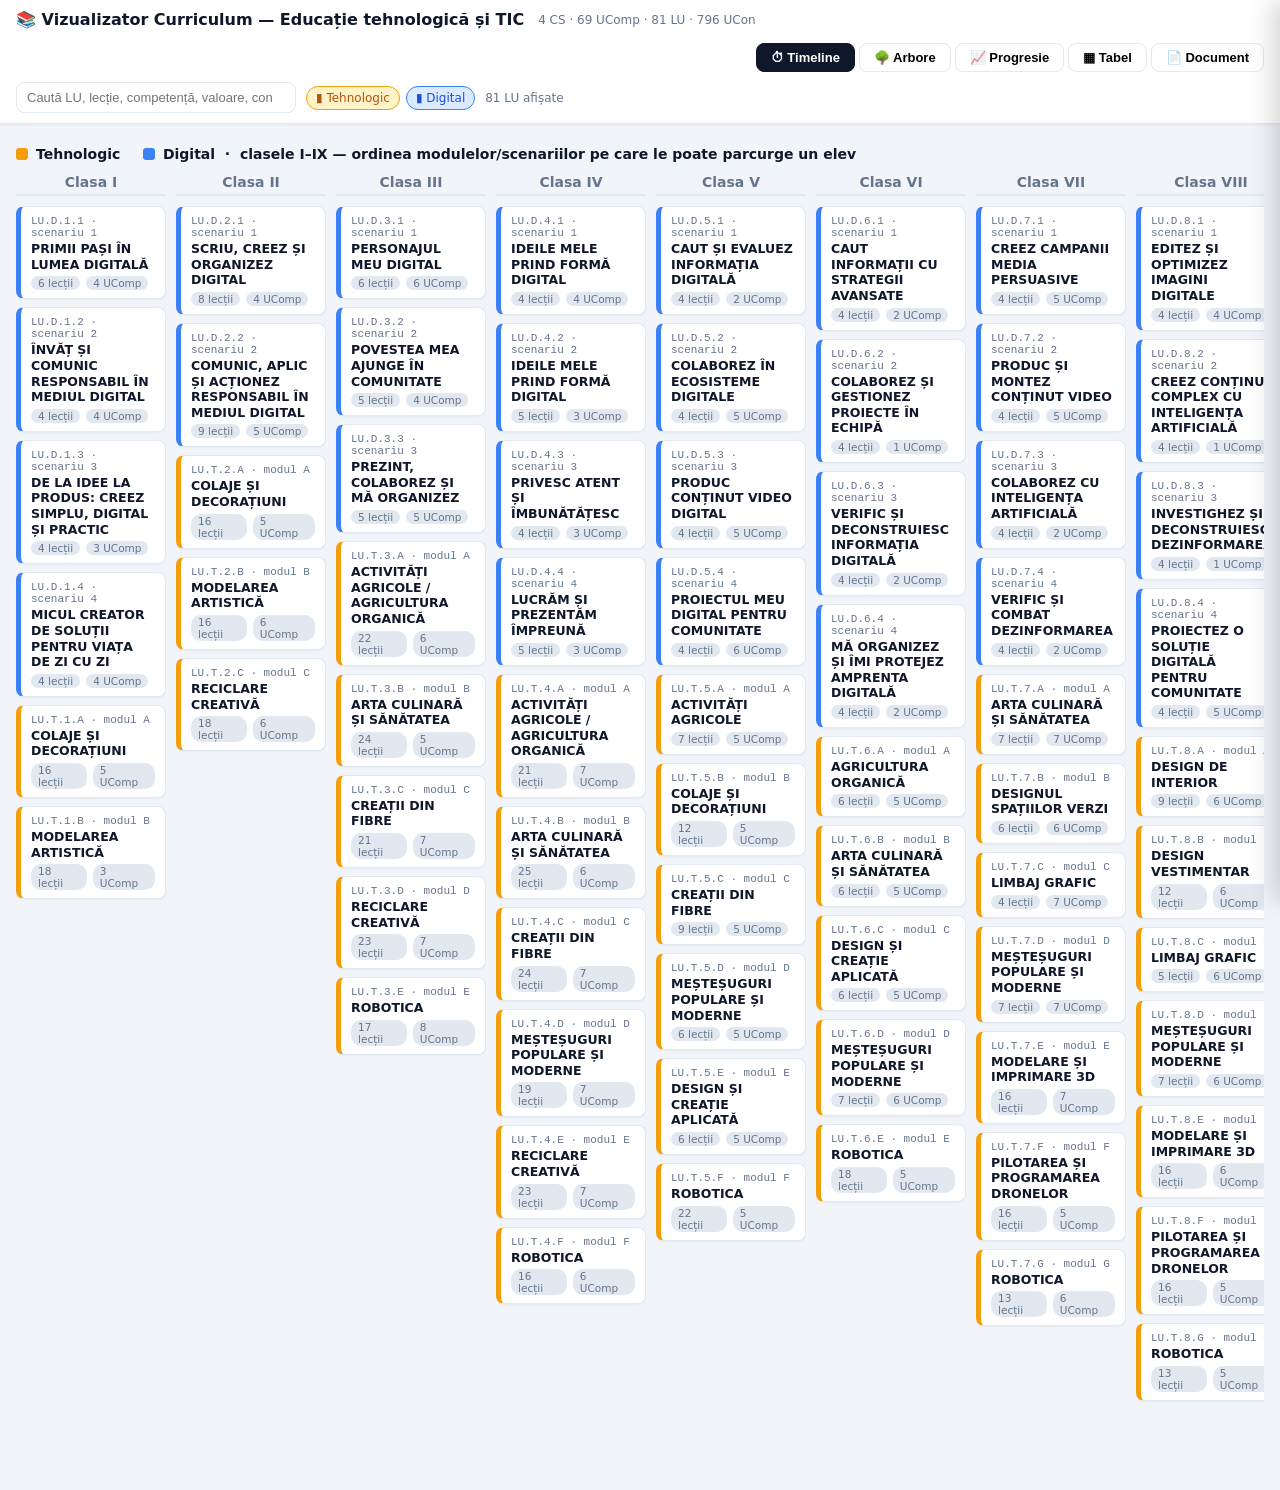
<file: index.html>
<!DOCTYPE html>
<html lang="ro">
<head>
<meta charset="utf-8">
<meta name="viewport" content="width=device-width, initial-scale=1">
<title>Vizualizator Curriculum — Educație tehnologică și TIC</title>
<style>
:root{
  --bg:#f1f5f9; --panel:#ffffff; --border:#e2e8f0; --text:#0f172a; --muted:#64748b;
  --t:#b45309; --t-bg:#fef3c7; --t-bd:#f59e0b;
  --d:#1d4ed8; --d-bg:#dbeafe; --d-bd:#3b82f6;
  --c-valori:#e11d48; --c-valori-bg:#ffe4e6;
  --c-domenii:#7c3aed; --c-domenii-bg:#ede9fe;
  --c-concepte:#059669; --c-concepte-bg:#d1fae5;
  --c-procese:#0284c7; --c-procese-bg:#e0f2fe;
  --c-aplicative:#d97706; --c-aplicative-bg:#fef3c7;
  --ucomp:#475569; --ucomp-bg:#e2e8f0;
  --doc-blue-dk:#1f4e79; --doc-blue-md:#2e74b5; --doc-blue-lt:#dce6f1; --doc-blue-bd:#9dc3e6;
}
*{box-sizing:border-box}
body{margin:0;font-family:'Segoe UI',system-ui,sans-serif;background:var(--bg);color:var(--text);font-size:14px}
header{position:sticky;top:0;z-index:30;background:var(--panel);border-bottom:1px solid var(--border);padding:10px 16px;box-shadow:0 1px 3px rgba(0,0,0,.05)}
.htop{display:flex;align-items:center;gap:14px;flex-wrap:wrap}
h1{font-size:16px;margin:0;font-weight:700}
.meta{color:var(--muted);font-size:12px}
.tabs{display:flex;gap:4px;margin-left:auto}
.tab{padding:6px 14px;border:1px solid var(--border);background:#fff;border-radius:8px;cursor:pointer;font-weight:600;font-size:13px}
.tab.active{background:var(--text);color:#fff;border-color:var(--text)}
.controls{display:flex;gap:10px;align-items:center;margin-top:10px;flex-wrap:wrap}
.controls input[type=search]{padding:7px 10px;border:1px solid var(--border);border-radius:8px;width:280px;font-size:13px}
.toggle{display:flex;gap:6px;align-items:center;font-size:12px;color:var(--muted)}
.chk{display:inline-flex;align-items:center;gap:5px;padding:4px 9px;border:1px solid var(--border);border-radius:20px;cursor:pointer;user-select:none}
.chk.t{background:var(--t-bg);color:var(--t);border-color:var(--t-bd)}
.chk.d{background:var(--d-bg);color:var(--d);border-color:var(--d-bd)}
.chk.off{opacity:.35;filter:grayscale(.6)}
main{padding:16px}
.view{display:none}
.view.active{display:block}

/* TIMELINE */
.lane-label{font-weight:700;margin:6px 0 8px;display:flex;align-items:center;gap:8px}
.dot{width:12px;height:12px;border-radius:3px}
.dot.t{background:var(--t-bd)} .dot.d{background:var(--d-bd)}
.timeline{display:grid;grid-template-columns:repeat(9,minmax(150px,1fr));gap:10px;overflow-x:auto;padding-bottom:8px}
.col-head{position:sticky;top:0;text-align:center;font-weight:700;color:var(--muted);padding:4px;background:var(--bg);border-bottom:2px solid var(--border)}
.cell{display:flex;flex-direction:column;gap:8px;min-height:30px}
.lu-card{border:1px solid var(--border);border-left-width:5px;border-radius:8px;background:#fff;padding:8px 10px;cursor:pointer;transition:.12s;box-shadow:0 1px 2px rgba(0,0,0,.04)}
.lu-card:hover{box-shadow:0 4px 12px rgba(0,0,0,.10);transform:translateY(-1px)}
.lu-card.t{border-left-color:var(--t-bd)} .lu-card.d{border-left-color:var(--d-bd)}
.lu-code{font-family:ui-monospace,Consolas,monospace;font-size:11px;color:var(--muted)}
.lu-title{font-weight:600;font-size:12.5px;margin:2px 0 4px;line-height:1.25}
.lu-foot{display:flex;gap:6px;font-size:10.5px;color:var(--muted)}
.pill{background:var(--ucomp-bg);border-radius:10px;padding:1px 7px}

.badge{font-size:10px;font-weight:700;padding:1px 6px;border-radius:5px}
.badge.t{background:var(--t-bg);color:var(--t)} .badge.d{background:var(--d-bg);color:var(--d)}
.badge.cls{background:#e2e8f0;color:#334155}

/* GRAPH (Arbore) */
.graph-tools{display:flex;gap:8px;align-items:center;margin-bottom:8px;flex-wrap:wrap}
.graph-tools button{border:1px solid var(--border);background:#fff;border-radius:6px;min-width:30px;height:28px;cursor:pointer;font-size:14px;padding:0 8px}
.graph-tools button.on{background:var(--text);color:#fff;border-color:var(--text);font-size:12px;font-weight:600}
.glegend{display:flex;gap:10px;align-items:center;font-size:11px;color:var(--muted);margin-left:6px;flex-wrap:wrap}
.glegend span{display:inline-flex;align-items:center;gap:4px}
.sq{width:11px;height:11px;border-radius:3px;display:inline-block}
.graph-wrap{overflow:auto;border:1px solid var(--border);border-radius:10px;background:#fff;max-height:80vh}
#gsvg{display:block}
.band-lbl{font-size:11px;fill:#94a3b8;font-weight:700}
.gnode{cursor:pointer}
.gnode text{font-family:ui-monospace,Consolas,monospace;pointer-events:none;user-select:none}
.gnode.dim{opacity:.15}
.edge.hl{stroke-width:2.2}
/* PROGRESIE */
.prog-tools{display:flex;gap:8px;align-items:center;margin-bottom:8px;flex-wrap:wrap}
.prog-tools button{border:1px solid var(--border);background:#fff;border-radius:7px;padding:6px 12px;cursor:pointer;font-weight:600;font-size:12.5px}
.prog-tools button.on{background:var(--text);color:#fff;border-color:var(--text)}
.prog-head{font-size:11px;fill:#64748b;font-weight:700}
.prog-lbl{font-size:11.5px;font-weight:700;fill:#334155}
.prog-sub{font-size:10px;fill:#94a3b8}
.prog-node{cursor:pointer}
.prog-node text{font-family:ui-monospace,monospace;pointer-events:none}
/* DOCUMENT (A4) */
.doc-tools{display:flex;gap:8px;align-items:center;margin-bottom:10px;flex-wrap:wrap}
.doc-tools button{border:1px solid var(--border);background:#fff;border-radius:7px;padding:7px 14px;cursor:pointer;font-weight:600;font-size:13px}
.doc-tools button.primary{background:#0f172a;color:#fff;border-color:#0f172a}
.doc-tools select{padding:6px 8px;border:1px solid var(--border);border-radius:7px}
.doc-scroll{overflow:auto;max-height:82vh;background:#e9edf2;padding:18px;border-radius:10px}
.sheet{width:210mm;min-height:297mm;margin:0 auto;background:#fff;box-shadow:0 2px 14px rgba(0,0,0,.2);padding:20mm 18mm;box-sizing:border-box;color:#111;font-family:'Georgia','Times New Roman',serif;font-size:11.5pt;line-height:1.5}
.sheet h1.doc-title{font-size:21pt;text-align:center;margin:0 0 3pt;color:var(--doc-blue-dk)}
.sheet .doc-sub{text-align:center;color:#444;margin:0 0 22pt;font-size:12pt}
.sheet h2{font-size:15pt;color:var(--doc-blue-dk);border-bottom:2px solid var(--doc-blue-md);padding-bottom:3pt;margin:20pt 0 9pt}
.sheet h3{font-size:13pt;margin:14pt 0 6pt;color:var(--doc-blue-md)}
.sheet p{margin:0 0 8pt;text-align:justify}
.sheet ul,.sheet ol{margin:0 0 8pt 0;padding-left:20pt}
.sheet table.doc{width:100%;border-collapse:collapse;margin:6pt 0;font-size:9.5pt;font-family:'Segoe UI',sans-serif}
.sheet table.doc th,.sheet table.doc td{border:1px solid var(--doc-blue-bd);padding:4pt 6pt;vertical-align:top;text-align:left}
.sheet table.doc th{background:var(--doc-blue-lt);color:var(--doc-blue-dk)}
.sheet table.doc ul{padding-left:14pt;margin:0}
.sheet .lu-block{break-inside:avoid;page-break-inside:avoid;margin:9pt 0 13pt}
.sheet .lu-h{font-weight:700;font-size:11.5pt;margin-bottom:3pt;font-family:'Segoe UI',sans-serif}
.sheet .tagline{font-size:9pt;color:#475569;font-family:'Segoe UI',sans-serif}
.sheet .cls-sec{page-break-before:always}
.sheet small.src{color:#64748b;font-style:italic;font-size:9pt}
.sheet .cover-page{min-height:250mm;display:flex;flex-direction:column;align-items:center;text-align:center;page-break-after:always;font-family:'Segoe UI',sans-serif}
.sheet .cover-block{margin-top:75mm}
.sheet .cov-title{font-size:20pt;font-weight:700;color:var(--doc-blue-dk);margin:0 0 6pt;letter-spacing:.3px}
.sheet .cov-sub{font-size:13pt;font-weight:700;margin:0 0 6pt;color:#111}
.sheet .cov-disc{font-size:16pt;font-weight:700;color:var(--doc-blue-dk);margin:0 0 16pt}
.sheet .cov-levels{font-style:italic;font-size:12pt;margin:0 0 20pt}
.sheet .cov-draft{font-weight:700;font-size:12pt}
.sheet .cov-place{margin-top:auto;padding-bottom:8mm;font-size:11pt}
.sheet .credits-page{page-break-after:always;font-family:'Segoe UI',sans-serif;font-size:10.5pt}
.sheet .credits-page p{text-align:justify;margin:0 0 12pt}
.sheet .credits-page h4{font-size:11pt;margin:14pt 0 5pt;color:var(--doc-blue-dk)}
.sheet .credits-page ul{margin:0 0 8pt;padding-left:16pt}
.sheet .toc-page{page-break-after:always}
.sheet .toc-page ul{list-style:none;padding-left:0;margin:0}
.sheet .toc-page li{margin:0 0 6pt}
.sheet .toc-page li.toc-sub{padding-left:16pt;font-size:10pt}
.sheet .toc-page a{color:var(--doc-blue-md);text-decoration:none;cursor:pointer}
.sheet .toc-page a:hover{text-decoration:underline}
@media print{
  header,.doc-tools,#overlay,#panel{display:none !important}
  .view{display:none !important}
  #docview{display:block !important}
  main{padding:0}
  .doc-scroll{overflow:visible;max-height:none;background:#fff;padding:0;border-radius:0}
  .sheet{box-shadow:none;width:auto;min-height:0;margin:0;padding:0}
  @page{size:A4;margin:18mm}
}

/* TABLE */
table{border-collapse:collapse;width:100%;background:#fff;font-size:12.5px}
th,td{border:1px solid var(--border);padding:6px 9px;text-align:left;vertical-align:top}
#table th{background:#f8fafc;position:sticky;top:118px;cursor:pointer;white-space:nowrap}
#table th:hover{background:#eef2f7}
tbody tr:hover{background:#f8fafc}
td.code{font-family:ui-monospace,monospace;font-size:11px;white-space:nowrap}
.minibar{display:inline-block;height:6px;border-radius:3px;background:var(--d-bd)}

/* DETAIL PANEL */
#overlay{position:fixed;inset:0;background:rgba(15,23,42,.35);z-index:40;display:none}
#overlay.open{display:block}
#panel{position:fixed;top:0;right:0;width:min(560px,94vw);height:100%;background:#fff;z-index:50;
  transform:translateX(100%);transition:.2s;overflow-y:auto;box-shadow:-6px 0 24px rgba(0,0,0,.18)}
#panel.open{transform:translateX(0)}
.p-head{padding:16px 18px;border-bottom:1px solid var(--border);position:sticky;top:0;background:#fff}
.p-head.t{border-top:5px solid var(--t-bd)} .p-head.d{border-top:5px solid var(--d-bd)}
.p-close{position:absolute;top:12px;right:14px;border:none;background:#f1f5f9;border-radius:6px;width:28px;height:28px;cursor:pointer;font-size:16px}
.p-body{padding:14px 18px}
.sec{margin-bottom:16px}
.sec h3{font-size:12px;text-transform:uppercase;letter-spacing:.04em;color:var(--muted);margin:0 0 7px;border-bottom:1px solid var(--border);padding-bottom:4px}
.chipset{display:flex;flex-wrap:wrap;gap:5px}
.chip{font-size:11.5px;border-radius:14px;padding:3px 10px;border:1px solid transparent}
.chip.valori{background:var(--c-valori-bg);color:var(--c-valori)}
.chip.domenii{background:var(--c-domenii-bg);color:var(--c-domenii)}
.chip.concepte{background:var(--c-concepte-bg);color:var(--c-concepte)}
.chip.procese{background:var(--c-procese-bg);color:var(--c-procese)}
.chip.aplicative{background:var(--t-bg);color:var(--t)}
.ucomp-row{margin-bottom:6px}
.ucomp-chip{display:inline-block;font-family:ui-monospace,monospace;font-size:11px;background:var(--ucomp-bg);color:var(--ucomp);border-radius:5px;padding:2px 7px;cursor:help}
.ucon-item{border:1px solid var(--border);border-radius:8px;padding:8px 10px;margin-bottom:7px;background:#fcfcfd}
.ucon-name{font-size:12.5px;font-weight:600;margin-bottom:4px}
.derived{font-size:10.5px;color:var(--muted);font-style:italic}
.hint{font-size:11px;color:var(--muted);margin-top:3px}
</style>
</head>
<body>
<header>
  <div class="htop">
    <h1>📚 Vizualizator Curriculum — Educație tehnologică și TIC</h1>
    <span class="meta" id="meta"></span>
    <div class="tabs">
      <button class="tab active" data-view="timeline">⏱ Timeline</button>
      <button class="tab" data-view="tree">🌳 Arbore</button>
      <button class="tab" data-view="prog">📈 Progresie</button>
      <button class="tab" data-view="table">▦ Tabel</button>
      <button class="tab" data-view="docview">📄 Document</button>
    </div>
  </div>
  <div class="controls">
    <input type="search" id="search" placeholder="Caută LU, lecție, competență, valoare, concept…">
    <div class="toggle">
      <span class="chk t" data-comp="T">▮ Tehnologic</span>
      <span class="chk d" data-comp="D">▮ Digital</span>
    </div>
    <span class="meta" id="count"></span>
  </div>
</header>
<main>
  <section id="timeline" class="view active"></section>
  <section id="tree" class="view"></section>
  <section id="prog" class="view"></section>
  <section id="table" class="view"></section>
  <section id="docview" class="view"></section>
</main>

<div id="overlay"></div>
<aside id="panel"></aside>

<script src="data.js?v=12"></script>
<script>
const ROMAN={1:'I',2:'II',3:'III',4:'IV',5:'V',6:'VI',7:'VII',8:'VIII',9:'IX'};
const C=CURRICULUM, UCOMP=C.ucomp, UCON=C.ucon;
const state={view:'timeline', comp:{T:true,D:true}, q:'', docClass:'all'};
const luById={}; C.lu.forEach(l=>luById[l.cod]=l);
const ucompToLU={}; C.lu.forEach(l=>(l.ucomp||[]).forEach(u=>{(ucompToLU[u]=ucompToLU[u]||[]).push(l.cod)}));
document.getElementById('meta').textContent =
  `${C.meta.nr_cs} CS · ${C.meta.nr_ucomp} UComp · ${C.meta.nr_lu} LU · ${C.meta.nr_ucon} UCon`;

function esc(s){return (s||'').replace(/[&<>"]/g,c=>({'&':'&amp;','<':'&lt;','>':'&gt;','"':'&quot;'}[c]))}
function ucompTitle(code){const u=UCOMP[code];return u?`${code} — ${u.desc}`:code}

function matchLU(l){
  if(!state.comp[l.comp]) return false;
  if(!state.q) return true;
  const q=state.q;
  const hay=[l.cod,l.title,...(l.ucon||[]),...(l.ucomp||[]),
    ...l.valori,...l.domenii,...l.concepte,...l.procese,...l.aplicative,
    ...(l.ucon||[]).map(c=>UCON[c]?UCON[c].name:'')].join(' ').toLowerCase();
  return hay.includes(q);
}
function filtered(){return C.lu.filter(matchLU)}

/* ---------- TIMELINE ---------- */
function renderTimeline(){
  const lus=filtered();
  const el=document.getElementById('timeline'); el.innerHTML='';
  if(!lus.length){el.innerHTML='<p class="meta">Niciun rezultat pentru filtrul curent.</p>';return}
  const legend=document.createElement('div');
  legend.className='lane-label';
  legend.innerHTML=`<span class="dot t"></span>Tehnologic &nbsp;&nbsp;<span class="dot d"></span>Digital &nbsp;·&nbsp; clasele I–IX — ordinea modulelor/scenariilor pe care le poate parcurge un elev`;
  el.appendChild(legend);
  const grid=document.createElement('div'); grid.className='timeline';
  for(let cls=1;cls<=9;cls++){
    const head=document.createElement('div'); head.className='col-head'; head.textContent='Clasa '+ROMAN[cls];
    grid.appendChild(head);
  }
  for(let cls=1;cls<=9;cls++){
    const cell=document.createElement('div'); cell.className='cell';
    lus.filter(l=>l.clasa===cls)
       .sort((a,b)=>a.comp.localeCompare(b.comp)||String(a.ord).localeCompare(String(b.ord),undefined,{numeric:true}))
       .forEach(l=>cell.appendChild(luCard(l)));
    grid.appendChild(cell);
  }
  el.appendChild(grid);
}
function luCard(l){
  const d=document.createElement('div'); d.className='lu-card '+l.comp.toLowerCase();
  d.innerHTML=`<div class="lu-code">${l.cod}${l.comp==='T'?' · modul '+l.ord:' · scenariu '+l.ord}</div>
    <div class="lu-title">${esc(l.title)}</div>
    <div class="lu-foot"><span class="pill">${l.ucon.length} lecții</span><span class="pill">${l.ucomp.length} UComp</span></div>`;
  d.onclick=()=>openPanel(l.cod);
  return d;
}

/* ---------- GRAPH (Arbore node-link) ---------- */
const CSCOL={'1':'#16a34a','2':'#2563eb','3':'#ea580c','4':'#7c3aed'};
function csColor(n){return CSCOL[String(n)]||'#64748b'}
let GW=2800, GH=860, gscale=1;
function gedge(a,b,col,op,from,to){const my=((a.y+b.y)/2).toFixed(1);
  return `<path class="edge" data-a="${from}" data-b="${to}" data-op="${op}" d="M${a.x.toFixed(1)},${a.y} C${a.x.toFixed(1)},${my} ${b.x.toFixed(1)},${my} ${b.x.toFixed(1)},${b.y}" stroke="${col}" stroke-width="1" fill="none" opacity="${op}"/>`}
function gbox(cx,cy,w,h,id,label,fill,stroke,tcol,fs,tip,lu){
  const x=(cx-w/2).toFixed(1),y=(cy-h/2).toFixed(1);
  return `<g class="gnode${lu?' lu':''}" data-id="${id}" transform="translate(${x},${y})"><title>${esc(tip)}</title>`+
    `<rect width="${w}" height="${h}" rx="5" fill="${fill}" stroke="${stroke}" stroke-width="${lu?2:1.5}"/>`+
    `<text x="${w/2}" y="${(h/2+3.5).toFixed(1)}" text-anchor="middle" font-size="${fs}" font-weight="${lu?600:700}" fill="${tcol}">${label}</text></g>`;
}
// Ramurile de competență (CS + subramură sub) — aceeași grupare ca la Progresie/Competențe,
// ~21 ramuri agregate pe toți cei 9 ani, în loc de 69 de casete UComp risipite.
function competenceBranches(){
  const g={};
  Object.values(UCOMP).forEach(u=>{const pp=u.cod.split('.');const y=pp[1],z=pp[2],w=+pp[3];
    const key=y+'|'+z;(g[key]=g[key]||{cs:y,z:z,nodes:[]}).nodes.push({clasa:w,cod:u.cod,desc:u.desc})});
  const arr=Object.values(g);
  arr.forEach(b=>b.nodes.sort((a,b2)=>a.clasa-b2.clasa));
  arr.sort((a,b)=>a.cs.localeCompare(b.cs)||a.z.localeCompare(b.z,undefined,{numeric:true}));
  return arr;
}
let graphSpine='aggregated'; // 'aggregated' (o casetă/ramură) | 'expanded' (+ indicator vizual pe ani)
function setGraphSpine(m){graphSpine=m;renderGraph();}
function luBoxHtml(l,cx,cy,w,h){
  const x=(cx-w/2).toFixed(1),y=(cy-h/2).toFixed(1),col=l.comp==='T'?'#f59e0b':'#3b82f6';
  const t=l.title.length>27?l.title.slice(0,27)+'…':l.title;
  return `<g class="gnode lu" data-id="${l.cod}" transform="translate(${x},${y})"><title>${esc(l.cod+' — '+l.title)}</title>
    <rect width="${w}" height="${h}" rx="6" fill="#fff" stroke="${col}" stroke-width="2"/>
    <text x="8" y="15" font-size="9" font-weight="700" fill="${col}" font-family="ui-monospace,Consolas,monospace">${esc(l.cod)}</text>
    <text x="8" y="28" font-size="8.3" fill="#334155">${esc(t)}</text>
    <text x="8" y="${h-8}" font-size="7.3" fill="#94a3b8">${l.ucon.length} lecții · ${l.ucomp.length} UComp</text></g>`;
}
function renderGraph(){
  const lus=filtered();
  const el=document.getElementById('tree'); el.innerHTML='';
  if(!lus.length){el.innerHTML='<p class="meta">Niciun rezultat.</p>';return}
  const expanded=graphSpine==='expanded';
  const branches=competenceBranches();
  const branchKey=b=>b.cs+'|'+b.z, branchId=b=>'BR.'+b.cs+'.'+b.z;
  // --- coloana-șira din stânga: ramurile de competență, câte o casetă/ramură ---
  const SPINE_W=expanded?300:236, ROWH=expanded?48:32, SPINE_TOP=54;
  const bY={}; branches.forEach((b,i)=>bY[branchKey(b)]=SPINE_TOP+i*ROWH+ROWH/2);
  const spineH=SPINE_TOP+branches.length*ROWH+20;
  // --- coloane pe clasă (I-IX), LU stivuite vertical în fiecare, ca la Timeline ---
  const COLW=182, CARD_W=160, CARD_H=58, CARD_GAP=8, GRID_X0=SPINE_W+30, COL_TOP=54;
  const byClass={}; for(let c=1;c<=9;c++)byClass[c]=lus.filter(l=>l.clasa===c)
    .sort((a,b)=>a.comp.localeCompare(b.comp)||String(a.ord).localeCompare(String(b.ord),undefined,{numeric:true}));
  const colX=c=>GRID_X0+(c-1)*COLW;
  const pos={}; let maxColBottom=0;
  for(let c=1;c<=9;c++){let y=COL_TOP;
    byClass[c].forEach(l=>{pos[l.cod]={x:colX(c)+CARD_W/2,y:y+CARD_H/2};y+=CARD_H+CARD_GAP});
    maxColBottom=Math.max(maxColBottom,y+10);
  }
  GH=Math.max(spineH,maxColBottom)+16; GW=colX(9)+COLW;
  // fundal coloane + cap de clasă + linie despărțitoare șiră/grilă
  let bands=`<line x1="${SPINE_W+14}" y1="0" x2="${SPINE_W+14}" y2="${GH}" stroke="#dbe2ea" stroke-width="2"/>`;
  for(let c=1;c<=9;c++){const x=colX(c);
    bands+=`<rect x="${x-10}" y="26" width="${COLW}" height="${GH-36}" fill="${c%2?'#ffffff':'#f6f8fb'}"/>`+
      `<text x="${x+CARD_W/2}" y="20" text-anchor="middle" class="band-lbl">Clasa ${ROMAN[c]}</text>`}
  // muchii: fiecare LU -> ramurile de competență pe care le folosește
  let edges='';
  lus.forEach(l=>{const a=pos[l.cod];if(!a)return;
    l.ucomp.forEach(uc=>{const pp=uc.split('.');const key=pp[1]+'|'+pp[2];const by=bY[key];if(by===undefined)return;
      edges+=gedge({x:SPINE_W+14,y:by},a,l.comp==='T'?'#f59e0b':'#3b82f6',0.16,branchId({cs:pp[1],z:pp[2]}),l.cod)});
  });
  // noduri șiră
  let spineNodes='';
  branches.forEach(b=>{const y=bY[branchKey(b)],col=csColor(b.cs),cls=b.nodes.map(n=>n.clasa);
    const tip=`CS${b.cs} · ramura UC${b.z} — apare la clasele ${cls.map(w=>ROMAN[w]).join(', ')}. Clic = firul complet pe ani.`;
    spineNodes+=gbox(SPINE_W/2-2,y,SPINE_W-22,expanded?24:26,branchId(b),'CS'+b.cs+'·UC'+b.z,'#fff',col,col,10,tip,false);
    if(expanded){const dotW=(SPINE_W-38)/9; let dots='';
      for(let c=1;c<=9;c++){const has=cls.includes(c);dots+=`<rect x="${(c-1)*dotW}" width="${dotW-2}" height="10" rx="2" fill="${has?col:'#e2e8f0'}"/>`}
      spineNodes+=`<g transform="translate(16,${(y+15).toFixed(1)})" pointer-events="none">${dots}</g>`;
    }
  });
  // noduri LU (o coloană = o clasă, stivuite vertical, fără împrăștiere orizontală)
  let luNodes=''; lus.forEach(l=>{const p=pos[l.cod];if(p)luNodes+=luBoxHtml(l,p.x,p.y,CARD_W,CARD_H-6)});
  el.innerHTML=`<div class="graph-tools">
      <button onclick="zoomG(1.25)" title="Mărește">＋</button>
      <button onclick="zoomG(0.8)" title="Micșorează">－</button>
      <button onclick="zoomFit()" title="Încadrează">⤢ fit</button>
      <button class="${!expanded?'on':''}" style="padding:0 10px" onclick="setGraphSpine('aggregated')">Ramuri agregate</button>
      <button class="${expanded?'on':''}" style="padding:0 10px" onclick="setGraphSpine('expanded')">Ramuri pe ani (I–IX)</button>
      <span class="glegend">
        <span><span class="sq" style="background:#16a34a"></span>CS1</span>
        <span><span class="sq" style="background:#2563eb"></span>CS2</span>
        <span><span class="sq" style="background:#ea580c"></span>CS3</span>
        <span><span class="sq" style="background:#7c3aed"></span>CS4</span>
        <span><span class="sq" style="background:#fff;border:2px solid #f59e0b"></span>LU Tehnologic</span>
        <span><span class="sq" style="background:#fff;border:2px solid #3b82f6"></span>LU Digital</span>
        <span>· stânga = ramuri de competență (agregate pe 9 ani) · dreapta = LU grupate pe clasă · hover = evidențiază conexiuni · clic pe ramură = firul complet pe ani · clic pe LU = detalii</span>
      </span></div>
    <div class="graph-wrap" id="gwrap"><svg id="gsvg" viewBox="0 0 ${GW} ${GH}">
      <g>${bands}</g><g id="gedges">${edges}</g><g id="gnodes">${spineNodes}${luNodes}</g></svg></div>`;
  const svg=document.getElementById('gsvg');
  svg.addEventListener('mouseover',e=>{const g=e.target.closest('.gnode');if(g)hl(g.dataset.id)});
  svg.addEventListener('mouseout',e=>{const g=e.target.closest('.gnode');if(g)clearHl()});
  svg.addEventListener('click',e=>{const g=e.target.closest('.gnode');if(!g)return;
    const id=g.dataset.id;
    if(id.startsWith('BR.')){const pp=id.split('.');graphBranchFocus(pp[1],pp[2])}
    else openPanel(id);
  });
  zoomFit();
}
function graphBranchFocus(cs,z){
  const line=Object.values(UCOMP).filter(x=>{const q=x.cod.split('.');return q[1]===cs&&q[2]===z}).sort((a,b)=>(+a.cod.split('.')[3])-(+b.cod.split('.')[3]));
  if(!line.length)return;
  const chip=x=>`<span class="ucomp-chip" onclick="progFocus('ucomp','${x.cod}')" style="cursor:pointer" title="${esc(x.desc)}">${x.cod.replace('UComp.','')} · cl.${ROMAN[+x.cod.split('.')[3]]}</span>`;
  const p=document.getElementById('panel'); p.className='open'; p.innerHTML=`
    <div class="p-head"><button class="p-close" onclick="closePanel()">✕</button>
      <div class="lu-code">CS${cs} · ramura UC${z} · fir complet I–IX</div>
      <h2 style="margin:6px 0 0;font-size:16px">Cum se regăsește această competență pe parcursul anilor</h2></div>
    <div class="p-body">
      <div class="sec"><h3>Firul complet (clic pe un nod pentru pre-rechizite &amp; unități de învățare)</h3>
        <div class="chipset">${line.map(chip).join('')}</div>
        <div class="hint" style="margin-top:6px">Apare la clasele: ${line.map(x=>ROMAN[+x.cod.split('.')[3]]).join(', ')}.</div>
      </div>
    </div>`;
  document.getElementById('overlay').className='open';
}
function hl(id){const svg=document.getElementById('gsvg');const conn=new Set([id]);
  svg.querySelectorAll('.edge').forEach(ed=>{const on=ed.dataset.a===id||ed.dataset.b===id;
    ed.classList.toggle('hl',on);ed.style.opacity=on?0.95:0.03;if(ed.dataset.a===id)conn.add(ed.dataset.b);if(ed.dataset.b===id)conn.add(ed.dataset.a)});
  svg.querySelectorAll('.gnode').forEach(n=>n.classList.toggle('dim',!conn.has(n.dataset.id)));}
function clearHl(){const svg=document.getElementById('gsvg');
  svg.querySelectorAll('.edge').forEach(ed=>{ed.classList.remove('hl');ed.style.opacity=ed.dataset.op});
  svg.querySelectorAll('.gnode').forEach(n=>n.classList.remove('dim'));}
function applyZoom(){const s=document.getElementById('gsvg');if(s){s.setAttribute('width',(GW*gscale).toFixed(0));s.setAttribute('height',(GH*gscale).toFixed(0))}}
function zoomG(f){gscale=Math.max(0.25,Math.min(2.5,gscale*f));applyZoom()}
function zoomFit(){const w=document.getElementById('gwrap');if(!w)return;gscale=Math.max(0.25,Math.min(1.4,(w.clientWidth-4)/GW));applyZoom()}

/* ---------- TABLE ---------- */
let sortKey='cod',sortDir=1;
function renderTable(){
  const lus=filtered();
  const el=document.getElementById('table');
  const cols=[['cod','Cod'],['clasaR','Clasă'],['comp','Comp'],['ord','Modul/Scen.'],['title','Titlu'],
    ['nUcon','#Lecții'],['nUcomp','#UComp'],['nVal','Valori'],['nDom','Domenii'],['nCon','Concepte'],['nProc','Procese']];
  const rows=lus.map(l=>({l,cod:l.cod,clasaR:l.clasa,comp:l.comp,ord:l.ord,title:l.title,
    nUcon:l.ucon.length,nUcomp:l.ucomp.length,nVal:l.valori.length,nDom:l.domenii.length,nCon:l.concepte.length,nProc:l.procese.length}));
  rows.sort((a,b)=>{let x=a[sortKey],y=b[sortKey];
    if(typeof x==='number')return (x-y)*sortDir;
    return String(x).localeCompare(String(y),undefined,{numeric:true})*sortDir});
  let html='<table><thead><tr>'+cols.map(c=>`<th onclick="setSort('${c[0]}')">${c[1]}${sortKey===c[0]?(sortDir>0?' ▲':' ▼'):''}</th>`).join('')+'</tr></thead><tbody>';
  rows.forEach(r=>{
    html+=`<tr>
      <td class="code"><a href="#" onclick="openPanel('${r.cod}');return false">${r.cod}</a></td>
      <td>${ROMAN[r.clasaR]}</td>
      <td><span class="badge ${r.comp.toLowerCase()}">${r.comp}</span></td>
      <td>${r.ord}</td>
      <td>${esc(r.title)}</td>
      <td>${r.nUcon}</td><td>${r.nUcomp}</td>
      <td>${r.nVal}</td><td>${r.nDom}</td><td>${r.nCon}</td><td>${r.nProc}</td></tr>`;
  });
  html+='</tbody></table>';
  el.innerHTML=html;
}
function setSort(k){if(sortKey===k)sortDir*=-1;else{sortKey=k;sortDir=1}renderTable()}

/* ---------- DETAIL PANEL ---------- */
function chipset(arr,cls){if(!arr||!arr.length)return '<span class="hint">—</span>';
  return '<div class="chipset">'+arr.map(t=>`<span class="chip ${cls}">${esc(t)}</span>`).join('')+'</div>'}
// Structura unificată "Unități de conținut" (Document + panou), conform Șablonului:
// Concepte/procese combinate, Aplicative, Context practic, Interdisciplinare, Noile educații,
// Teme cross-curriculare, Terminologie specifică (= aceiași termeni ca Concepte — decizie de design,
// vezi MASTER.md §7), Domenii de acțiune.
function luContentBlocks(l){
  const blocks=[];
  const cp=[...(l.concepte||[]),...(l.procese||[])];
  if(cp.length) blocks.push(['Concepte, procese și relații',cp]);
  if(l.aplicative&&l.aplicative.length) blocks.push(['Conținuturi aplicative',l.aplicative]);
  if(l.context_practic&&l.context_practic.length) blocks.push(['Context de învățare practică (învățare experiențială)',l.context_practic]);
  if(l.interdisciplinare&&l.interdisciplinare.length) blocks.push(['Conținuturi interdisciplinare',l.interdisciplinare]);
  if(l.noile_educatii&&l.noile_educatii.length) blocks.push(['Noile educații',l.noile_educatii]);
  if(l.teme_cross&&l.teme_cross.length) blocks.push(['Teme cross-curriculare',l.teme_cross]);
  if(l.concepte&&l.concepte.length) blocks.push(['Terminologie specifică',l.concepte]);
  if(l.domenii&&l.domenii.length) blocks.push(['Domenii de acțiune',l.domenii]);
  return blocks;
}
const LONGFORM_BLOCKS=new Set(['Context de învățare practică (învățare experiențială)','Conținuturi interdisciplinare','Noile educații','Teme cross-curriculare']);
function openPanel(cod){
  const l=luById[cod]; if(!l)return;
  const p=document.getElementById('panel');
  // UC column
  const ucHtml=l.ucomp.map(x=>{const d=UCOMP[x];return `<div class="ucomp-row"><span class="ucomp-chip" title="${esc(ucompTitle(x))}">${x}</span><div class="hint" style="margin:2px 0 8px">${esc(d?d.desc:'')}</div></div>`}).join('')||'—';
  // Content column (structurată conform Șablonului, vezi luContentBlocks)
  let cont='';
  luContentBlocks(l).forEach(([label,items])=>{
    if(LONGFORM_BLOCKS.has(label)){
      cont+=`<div class="sec"><h3>${label}</h3><ul style="margin:0;padding-left:18px">${items.map(x=>`<li style="margin-bottom:4px;font-size:12.5px">${esc(x)}</li>`).join('')}</ul></div>`;
    } else {
      const cls=label==='Conținuturi aplicative'?'aplicative':(label==='Domenii de acțiune'?'domenii':'concepte');
      cont+=`<div class="sec"><h3>${label}</h3>${chipset(items,cls)}</div>`;
    }
  });
  // UCon as content items with UComp tags
  let uconList='';
  l.ucon.forEach(cc=>{const u=UCON[cc];if(!u)return;
    const tags=(u.ucomp||[]).map(x=>`<span class="ucomp-chip" title="${esc(ucompTitle(x))}">${x}</span>`).join(' ');
    uconList+=`<div class="ucon-item"><div class="ucon-name">📄 ${esc(u.name)}</div><div>${tags||''}</div></div>`});
  const rezList=(l.rezultate&&l.rezultate.length)?'<ul style="margin:0;padding-left:18px">'+l.rezultate.map(x=>`<li style="margin-bottom:4px;font-size:12.5px">${esc(x)}</li>`).join('')+'</ul>':'';
  p.className='open'; p.innerHTML=`
   <div class="p-head ${l.comp.toLowerCase()}">
     <button class="p-close" onclick="closePanel()">✕</button>
     <div class="lu-code">${l.cod} · Clasa ${ROMAN[l.clasa]} · <span class="badge ${l.comp.toLowerCase()}">${l.comp==='T'?'Tehnologic':'Digital'}</span></div>
     <h2 style="margin:6px 0 0;font-size:17px">${esc(l.title)}</h2>
     <div class="hint">${l.comp==='T'?'Modul opțional '+l.ord:'Scenariu '+l.ord} · ${l.ucon.length} lecții · ${l.ucomp.length} unități de competență</div>
   </div>
   <div class="p-body">
     ${l.valori&&l.valori.length?(()=>{const withDesc=(l.valori_detaliu||[]).filter(v=>v.descriere);
        const list=withDesc.length?`<ul style="margin:6px 0 0;padding-left:18px">${withDesc.map(v=>`<li style="margin-bottom:4px;font-size:12.5px"><b>${esc(v.nume)}</b> – prin ${esc(v.descriere)}</li>`).join('')}</ul>`:'';
        return `<div class="sec"><h3>Valori promovate</h3>${chipset(l.valori,'valori')}${list}</div>`})():''}
     <div class="sec"><h3>Unități de competență</h3>${ucHtml}</div>
     <div class="sec"><h3>Unități de conținut (lecții)</h3>${uconList||'—'}<div class="hint" style="margin-top:6px">Fiecare lecție arată competențele pe care le dezvoltă (tag-uri). Hover = descriere.</div></div>
     ${rezList?`<div class="sec"><h3>Rezultate ale învățării</h3><div class="hint" style="margin-bottom:6px">Elevul/eleva:</div>${rezList}</div>`:''}
     ${cont}
   </div>`;
  document.getElementById('overlay').className='open';
}
function closePanel(){document.getElementById('panel').className='';document.getElementById('overlay').className=''}
document.getElementById('overlay').onclick=closePanel;
document.addEventListener('keydown',e=>{if(e.key==='Escape')closePanel()});

/* ---------- PROGRESIE ---------- */
// Taxonomia DigComp 3.0 (5 arii · 21 competențe) — folosită pentru schema 'domenii' de mai jos.
// Textul 'code+" "+name' trebuie să coincidă exact cu numele notelor Domeniu (fără prefixul 'Domeniu - '),
// pentru că așa apar șirurile în l.domenii (extrase din secțiunea ## Domenii a fiecărui LU.D).
const DIGCOMP=[
 {area:1,areaName:'1 · Căutarea, evaluarea și gestionarea informației',code:'1.1',name:'Navigarea, căutarea și filtrarea informației'},
 {area:1,areaName:'1 · Căutarea, evaluarea și gestionarea informației',code:'1.2',name:'Evaluarea informației'},
 {area:1,areaName:'1 · Căutarea, evaluarea și gestionarea informației',code:'1.3',name:'Gestionarea informației'},
 {area:2,areaName:'2 · Comunicarea și colaborarea',code:'2.1',name:'Interacțiunea prin și cu tehnologiile digitale'},
 {area:2,areaName:'2 · Comunicarea și colaborarea',code:'2.2',name:'Partajarea prin tehnologii digitale'},
 {area:2,areaName:'2 · Comunicarea și colaborarea',code:'2.3',name:'Implicarea civică prin tehnologii digitale'},
 {area:2,areaName:'2 · Comunicarea și colaborarea',code:'2.4',name:'Colaborarea prin tehnologii digitale'},
 {area:2,areaName:'2 · Comunicarea și colaborarea',code:'2.5',name:'Comportamentul digital'},
 {area:2,areaName:'2 · Comunicarea și colaborarea',code:'2.6',name:'Gestionarea identității digitale'},
 {area:3,areaName:'3 · Crearea de conținut',code:'3.1',name:'Dezvoltarea conținutului digital'},
 {area:3,areaName:'3 · Crearea de conținut',code:'3.2',name:'Integrarea și reelaborarea conținutului digital'},
 {area:3,areaName:'3 · Crearea de conținut',code:'3.3',name:'Drepturi de autor și licențe'},
 {area:3,areaName:'3 · Crearea de conținut',code:'3.4',name:'Gândirea computațională și programarea'},
 {area:4,areaName:'4 · Siguranța, starea de bine și utilizarea responsabilă',code:'4.1',name:'Protejarea dispozitivelor'},
 {area:4,areaName:'4 · Siguranța, starea de bine și utilizarea responsabilă',code:'4.2',name:'Protejarea datelor personale și a vieții private'},
 {area:4,areaName:'4 · Siguranța, starea de bine și utilizarea responsabilă',code:'4.3',name:'Sprijinirea stării de bine'},
 {area:4,areaName:'4 · Siguranța, starea de bine și utilizarea responsabilă',code:'4.4',name:'Impactul asupra mediului al tehnologiilor digitale'},
 {area:5,areaName:'5 · Identificarea și soluționarea problemelor',code:'5.1',name:'Identificarea și soluționarea problemelor tehnice'},
 {area:5,areaName:'5 · Identificarea și soluționarea problemelor',code:'5.2',name:'Identificarea nevoilor și a răspunsurilor tehnologice digitale'},
 {area:5,areaName:'5 · Identificarea și soluționarea problemelor',code:'5.3',name:'Identificarea unor soluții creative prin tehnologii digitale'},
 {area:5,areaName:'5 · Identificarea și soluționarea problemelor',code:'5.4',name:'Identificarea și abordarea nevoilor de competență digitală'},
];
const AREACOL={1:'#0891b2',2:'#3b82f6',3:'#8b5cf6',4:'#e11d48',5:'#059669',T:'#475569'};
// Cele 6 domenii de acțiune proprii modulelor T (Educație tehnologică) — taxonomie proprie vaultului,
// nu DigComp (asta e doar pentru D). Textul 'code+" "+name' trebuie să coincidă exact cu numele notelor
// Domeniu (fără prefixul 'Domeniu - '), la fel ca la DIGCOMP mai jos.
const TDOM=[
 {code:'T1',name:'Tehnologii agroalimentare'},
 {code:'T2',name:'Meșteșuguri și arte tradiționale'},
 {code:'T3',name:'Design și creație vizual-aplicată'},
 {code:'T4',name:'Design de spații și obiecte de uz personal'},
 {code:'T5',name:'Reciclare, sustenabilitate și tehnologii ale mediului'},
 {code:'T6',name:'Robotică, automatizare și tehnologii digitale aplicate'},
];
const TDOMCOL={T1:'#84cc16',T2:'#a16207',T3:'#db2777',T4:'#0d9488',T5:'#15803d',T6:'#4338ca'};
let progMode='competente';
function setProgMode(m){progMode=m;renderProg();}
function renderProg(){
  const el=document.getElementById('prog');
  let lines=[];
  const isDomenii=progMode==='domenii';
  if(progMode==='domenii'){
    // Domenii de acțiune, combinate într-o singură fereastră: D = DigComp 3.0 (5 arii -> 21 sub-competențe),
    // T = taxonomie proprie (6 domenii, o singură "arie" umbrelă). Comutatorul ▮ Tehnologic / ▮ Digital din
    // antet decide ce se afișează aici — nu mai există butoane separate per componentă.
    if(state.comp.D) DIGCOMP.forEach(sc=>{
      const key=sc.code+' '+sc.name;
      const nodes=[];
      C.lu.filter(l=>l.comp==='D' && l.domenii && l.domenii.includes(key)).forEach(l=>{
        nodes.push({clasa:l.clasa,id:l.cod,label:l.cod,title:l.title,kind:'lu'});
      });
      nodes.sort((a,b)=>a.clasa-b.clasa);
      lines.push({area:sc.area,areaName:sc.areaName,code:sc.code,label:sc.name,color:AREACOL[sc.area],nodes});
    });
    if(state.comp.T) TDOM.forEach(td=>{
      const key=td.code+' '+td.name;
      const nodes=[];
      C.lu.filter(l=>l.comp==='T' && l.domenii && l.domenii.includes(key)).forEach(l=>{
        nodes.push({clasa:l.clasa,id:l.cod,label:l.cod,title:l.title,kind:'lu'});
      });
      nodes.sort((a,b)=>a.clasa-b.clasa);
      lines.push({area:'T',areaName:'Educație tehnologică · domenii proprii (nu DigComp)',code:td.code,label:td.name,color:TDOMCOL[td.code],nodes});
    });
    if(state.q)lines=lines.filter(L=>L.label.toLowerCase().includes(state.q)||L.areaName.toLowerCase().includes(state.q)||L.nodes.some(n=>(n.id+' '+n.title).toLowerCase().includes(state.q)));
  } else if(progMode==='competente'){
    // Grupare pe (CS, ramură) INDIFERENT de ciclu — firul continuă peste granița primar/gimnaziu
    // acolo unde ramura chiar există; unde nu există la o clasă, pur și simplu nu apare nod acolo
    // (iar conectorul dintre noduri neconsecutive e desenat punctat, ca discontinuitatea să fie vizibilă).
    const groups={};
    Object.values(UCOMP).forEach(u=>{const pp=u.cod.split('.');const y=pp[1],z=pp[2],w=+pp[3];
      const key=y+'|'+z;(groups[key]=groups[key]||{cs:y,z:z,nodes:[]}).nodes.push({clasa:w,id:u.cod,title:u.desc,cyc:w<=4?'primar':'gimnaziu'})});
    Object.values(groups).forEach(g=>{g.nodes.sort((a,b)=>a.clasa-b.clasa);
      const spanPrimar=g.nodes.some(n=>n.cyc==='primar'), spanGimnaziu=g.nodes.some(n=>n.cyc==='gimnaziu');
      const sub=spanPrimar&&spanGimnaziu?'I–IX':(spanPrimar?'I–IV':'V–IX');
      lines.push({cs:g.cs,z:+g.z,label:`CS${g.cs} · UC${g.z}`,sub,color:csColor(g.cs),
        nodes:g.nodes.map(n=>({clasa:n.clasa,id:n.id,label:n.id.replace('UComp.',''),title:n.title,kind:'ucomp'}))})});
    lines.sort((a,b)=>a.cs.localeCompare(b.cs)||a.z-b.z);
    if(state.q)lines=lines.filter(L=>L.label.toLowerCase().includes(state.q)||L.nodes.some(n=>(n.id+' '+n.title).toLowerCase().includes(state.q)));
  } else {
    // T: grupare pe titlul modulului (recurent peste clase). D: grupare pe domeniu de acțiune
    // (titlurile D nu se repetă între clase, deci gruparea pe titlu nu arată progresie — pe domeniu, da).
    const groups={};
    C.lu.filter(l=>state.comp[l.comp]).forEach(l=>{
      if(l.comp==='D' && l.domenii && l.domenii.length){
        l.domenii.forEach(dom=>{const key='D||'+dom;(groups[key]=groups[key]||{comp:'D',title:dom,nodes:[]}).nodes.push(l)});
      } else {
        const key=l.comp+'||'+l.title;(groups[key]=groups[key]||{comp:l.comp,title:l.title,nodes:[]}).nodes.push(l);
      }
    });
    Object.values(groups).forEach(g=>{g.nodes.sort((a,b)=>a.clasa-b.clasa);
      lines.push({comp:g.comp,label:g.title,sub:g.comp==='T'?'Tehnologic · modul':'Digital · domeniu de acțiune',color:g.comp==='T'?'#f59e0b':'#3b82f6',
        nodes:g.nodes.map(l=>({clasa:l.clasa,id:l.cod,label:l.cod,title:l.title,kind:'lu'}))})});
    lines.sort((a,b)=>a.sub.localeCompare(b.sub)||a.label.localeCompare(b.label));
    if(state.q)lines=lines.filter(L=>L.label.toLowerCase().includes(state.q)||L.nodes.some(n=>(n.id+' '+n.title).toLowerCase().includes(state.q)));
  }
  const AREA_W=170,SUB_W=165;
  const LBL=isDomenii?AREA_W+SUB_W:235,COLW=126,ROWH=isDomenii?40:52,TOP=42,W=LBL+9*COLW,H=TOP+lines.length*ROWH+20;
  const cx=c=>LBL+(c-0.5)*COLW;
  let head=''; for(let c=1;c<=9;c++)head+=`<text x="${cx(c)}" y="26" text-anchor="middle" class="prog-head">Clasa ${ROMAN[c]}</text>`;
  let grid=''; for(let c=0;c<=9;c++){const x=LBL+c*COLW;grid+=`<line x1="${x}" y1="32" x2="${x}" y2="${H-10}" stroke="#eef2f7"/>`}
  // coloana Arie (stânga) — bloc unic, centrat vertical, pentru fiecare grup contiguu de rânduri cu aceeași arie
  let areaBlocks='';
  if(isDomenii){
    let idx=0;
    while(idx<lines.length){
      let j=idx; while(j<lines.length && lines[j].area===lines[idx].area) j++;
      const y0=TOP+idx*ROWH, y1=TOP+j*ROWH, yc=(y0+y1)/2, col=AREACOL[lines[idx].area];
      areaBlocks+=`<rect x="0" y="${y0}" width="${AREA_W}" height="${y1-y0}" fill="${col}" opacity="0.08"/><rect x="0" y="${y0}" width="4" height="${y1-y0}" fill="${col}"/>`;
      const words=lines[idx].areaName.split(' '); let ln='',lns=[];
      words.forEach(w=>{if((ln+' '+w).trim().length>20){lns.push(ln.trim());ln=w}else ln=(ln+' '+w).trim()});
      if(ln)lns.push(ln.trim());
      lns.forEach((t,k)=>{areaBlocks+=`<text x="14" y="${(yc-((lns.length-1)*6)+k*12).toFixed(1)}" font-size="10.5" font-weight="700" fill="${col}">${esc(t)}</text>`});
      idx=j;
    }
  }
  let rows='';
  lines.forEach((L,i)=>{const y=TOP+i*ROWH+ROWH/2;
    rows+=`<rect x="${isDomenii?AREA_W:0}" y="${y-ROWH/2}" width="${W-(isDomenii?AREA_W:0)}" height="${ROWH}" fill="${i%2?'#f8fafc':'#fff'}"/>`;
    const labelX=isDomenii?AREA_W+10:10;
    rows+=`<text x="${labelX}" y="${isDomenii?y+3:y-2}" class="prog-lbl" font-size="${isDomenii?'10.5':'11.5'}">${esc(L.label.length>30?L.label.slice(0,30)+'…':L.label)}</text>`;
    if(!isDomenii) rows+=`<text x="${labelX}" y="${y+13}" class="prog-sub">${esc(L.sub)}</text>`;
    // grupare pe clasă (pot exista 2+ noduri în aceeași clasă, ex. 2 LU-D cu același domeniu)
    const byClass={}; L.nodes.forEach(n=>{(byClass[n.clasa]=byClass[n.clasa]||[]).push(n)});
    const classKeys=Object.keys(byClass).map(Number).sort((a,b)=>a-b);
    for(let k=1;k<classKeys.length;k++){const gap=classKeys[k]-classKeys[k-1]>1;
      const a=cx(classKeys[k-1]),b=cx(classKeys[k]);
      rows+=`<line x1="${a+42}" y1="${y}" x2="${b-44}" y2="${y}" stroke="${L.color}" stroke-width="2" ${gap?'stroke-dasharray="5,4"':''} marker-end="url(#arr)" opacity="${gap?0.32:0.65}"/>`}
    classKeys.forEach(cls=>{const arr=byClass[cls];const x=cx(cls);
      if(arr.length===1){const n=arr[0];
        rows+=`<g class="prog-node" data-kind="${n.kind}" data-id="${n.id}" transform="translate(${x-42},${y-14})"><title>${esc(n.title)}</title>
          <rect width="84" height="28" rx="6" fill="#fff" stroke="${L.color}" stroke-width="2"/>
          <text x="42" y="18" text-anchor="middle" font-size="9.5" fill="#334155">${esc(n.label)}</text></g>`;
      } else {
        const bh=Math.max(13,28/arr.length);
        arr.forEach((n,idx)=>{const ny=y-(bh*arr.length)/2+idx*bh;
          rows+=`<g class="prog-node" data-kind="${n.kind}" data-id="${n.id}" transform="translate(${x-42},${ny})"><title>${esc(n.title)}</title>
            <rect width="84" height="${bh-1}" rx="3" fill="#fff" stroke="${L.color}" stroke-width="1.4"/>
            <text x="42" y="${bh/2+3}" text-anchor="middle" font-size="7.5" fill="#334155">${esc(n.label)}</text></g>`});
      }
    });
  });
  const legendDomenii=`${state.comp.D?`<span>${[1,2,3,4,5].map(a=>`<span><span class="sq" style="background:${AREACOL[a]}"></span>Aria ${a}</span>`).join(' ')}</span>`:''}
       ${state.comp.T?`<span>${TDOM.map(td=>`<span><span class="sq" style="background:${TDOMCOL[td.code]}"></span>${td.code}</span>`).join(' ')}</span>`:''}
       <span>· D = DigComp 3.0 (5 arii → 21 sub-competențe, toate afișate) · T = taxonomie proprie vaultului (6 domenii, nu DigComp) — comută cu ▮ Tehnologic / ▮ Digital din antet · click pe nod LU = detalii</span>`;
  const legendDefault=`<span><span class="sq" style="background:#94a3b8"></span>→ progresie · pre-rechizitul = nodul anterior din fir</span>
       <span>· click pe nod = pre-rechizite & detalii</span>
       <span>· linie continuă = clase consecutive · <span style="border-bottom:2px dashed #94a3b8;padding-bottom:1px">linie punctată</span> = discontinuitate (nu există la clasa/clasele dintre)</span>`;
  const legend=isDomenii?legendDomenii:legendDefault;
  el.innerHTML=`<div class="prog-tools">
     <button class="${progMode==='competente'?'on':''}" onclick="setProgMode('competente')">Competențe (UComp)</button>
     <button class="${progMode==='module'?'on':''}" onclick="setProgMode('module')">Module / scenarii (LU)</button>
     <button class="${progMode==='domenii'?'on':''}" onclick="setProgMode('domenii')">Domenii</button>
     <span class="glegend">${legend}</span></div>
   <div class="graph-wrap"><svg width="${W}" height="${H}" viewBox="0 0 ${W} ${H}">
     <defs><marker id="arr" markerWidth="9" markerHeight="9" refX="6" refY="3" orient="auto"><path d="M0,0 L6,3 L0,6 Z" fill="#94a3b8"/></marker></defs>
     <g>${grid}</g><g>${areaBlocks}</g><g>${rows}</g><g>${head}</g></svg></div>`;
  el.querySelector('svg').addEventListener('click',e=>{const g=e.target.closest('.prog-node');if(g)progFocus(g.dataset.kind,g.dataset.id)});
}
function progFocus(kind,id){
  if(kind==='lu'){openPanel(id);return}
  const u=UCOMP[id]; if(!u)return;
  const pp=id.split('.'),y=pp[1],z=pp[2],w=+pp[3],cyc=w<=4?'primar':'gimnaziu';
  // firul complet I–IX pe (CS, ramură) — nu se mai oprește la granița primar/gimnaziu
  const line=Object.values(UCOMP).filter(x=>{const q=x.cod.split('.');return q[1]===y&&q[2]===z}).sort((a,b)=>(+a.cod.split('.')[3])-(+b.cod.split('.')[3]));
  const idx=line.findIndex(x=>x.cod===id), prev=line.slice(0,idx), next=line.slice(idx+1);
  const chip=x=>`<span class="ucomp-chip" title="Clasa ${ROMAN[+x.cod.split('.')[3]]} — ${esc(x.desc)}" onclick="progFocus('ucomp','${x.cod}')" style="cursor:pointer">${x.cod.replace('UComp.','')}</span>`;
  const dev=(ucompToLU[id]||[]).map(c=>`<span class="ucomp-chip" onclick="openPanel('${c}')" style="cursor:pointer" title="${esc(luById[c].title)}">${c}</span>`).join(' ');
  const p=document.getElementById('panel'); p.className='open'; p.innerHTML=`
    <div class="p-head"><button class="p-close" onclick="closePanel()">✕</button>
      <div class="lu-code">${id} · Clasa ${ROMAN[w]} · CS${y} · ${cyc}</div>
      <h2 style="margin:6px 0 0;font-size:16px">${esc(u.desc)}</h2></div>
    <div class="p-body">
      <div class="sec"><h3>⬅ Pre-rechizite (Expects)</h3>${prev.length?'<div class="chipset">'+prev.map(chip).join('')+'</div><div class="hint">Tot ce trebuie format înainte — clasele anterioare din același fir de competență.</div>':'<span class="hint">Niciuna — acesta este punctul de pornire al firului.</span>'}</div>
      <div class="sec"><h3>➡ Necesară pentru (Expected By)</h3>${next.length?'<div class="chipset">'+next.map(chip).join('')+'</div>':'<span class="hint">Niciuna — finalul firului (clasa terminală).</span>'}</div>
      <div class="sec"><h3>Parte din</h3><span class="ucomp-chip" title="competență specifică">CS.${y}</span></div>
      <div class="sec"><h3>Dezvoltată în unități de învățare</h3>${dev||'<span class="hint">—</span>'}</div>
    </div>`;
  document.getElementById('overlay').className='open';
}

/* ---------- DOCUMENT (A4, conform Metodologiei) ---------- */
function setDocClass(v){state.docClass=v;renderDoc();}
function scrollToSec(id){const t=document.getElementById(id);if(t)t.scrollIntoView({behavior:'smooth',block:'start'})}
// pagina de titlu (fixă, conform machetei oficiale)
function coverPageHtml(){
  return `<div class="cover-page">
    <div class="cover-block">
      <div class="cov-title">CURRICULUMUL</div>
      <div class="cov-sub">disciplinei școlare</div>
      <div class="cov-disc">EDUCAȚIE TEHNOLOGICĂ și TIC</div>
      <div class="cov-levels">Niveluri de studii: primar, gimnazial</div>
      <div class="cov-draft">DRAFT</div>
    </div>
    <div class="cov-place">Chișinău, 2026</div>
  </div>`;
}
// pagina de credite (fixă, conform machetei oficiale)
function creditsPageHtml(){
  return `<div class="credits-page">
    <p>Curriculumul disciplinei școlare <em>Educația tehnologică și TIC</em> este elaborată conform Ordinului Ministrului nr. 2085/2025 „Cu privire la dezvoltarea curriculară la disciplinele școlare din învățământul general”.</p>
    <h4>Coordonatori, Ministerul Educației și Cercetării:</h4>
    <ul>
      <li>Valentina OLARU, Secretară de Stat, doctor în pedagogie.</li>
      <li>Corina LUNGU, șefa Direcției politici în învățământul general.</li>
      <li>Lilia CÎRLAN, consultant principal, Direcția politici în învățământul general.</li>
    </ul>
    <h4>Expert național:</h4>
    <ul><li>Anatol GREMALSCHI, doctor habilitat, profesor universitar.</li></ul>
    <h4>Grupul de lucru:</h4>
    <ul>
      <li><b>Ala VITCOVSCHII</b>, coordonator pe disciplină, dr., conf.univ., UPS „Ion Creangă”.</li>
      <li><b>Daniela HOLBAN</b>, expert curricular, profesor școlar, Liceul Teoretic „Gaudeamus”, mun. Chișinău.</li>
      <li><b>Tudor LAPP</b>, expert curricular, formator, Clasa Viitorului.</li>
      <li><b>Alexandru LEAHU</b>, expert curricular, formator, Clasa Viitorului.</li>
      <li><b>Viorica OBOROCEANU</b>, expert curricular, dr., UPS „Ion Creangă”, Liceul Teoretic „M. Cervantes Saavedra”.</li>
      <li><b>Alexandru OBADĂ</b>, expert curricular, profesor școlar, Clasa Viitorului.</li>
      <li><b>Elena SAVIN</b>, expert curricular, învățător, Liceul Teoretic „Onisifor Ghibu”, mun. Chișinău.</li>
    </ul>
  </div>`;
}
// matricea de repartizare a modulelor pe clase (calculată din LU.T reale + Educație digitală, obligatorie)
function moduleMatrixHtml(){
  const ORDER_T=['Colaje și decorațiuni','Modelarea artistică','Reciclare creativă','Creații din fibre',
    'Activități agricole - Agricultura organică','Arta culinară și sănătatea','Meșteșuguri populare și moderne',
    'Design și creație aplicată','Designul spațiilor verzi','Limbaj grafic','Design vestimentar','Design de interior',
    'Tehnologii ale vieții și mediului'];
  const ORDER_TIC=['Robotica','Modelare și imprimare 3D','Pilotarea și programarea dronelor'];
  const classesOf=title=>{const s=new Set(); C.lu.forEach(l=>{if(l.comp==='T'&&l.cod!=='LU.T.5.B'&&l.title===title.toUpperCase())s.add(l.clasa)}); return s};
  let rows='';
  const rowHtml=(label,setOrSpecial)=>{
    let cells='';
    for(let c=1;c<=9;c++){
      const mark=setOrSpecial==='ALL'?'':(setOrSpecial.has(c)?'x':'');
      cells+=`<td style="text-align:center">${mark}</td>`;
    }
    return `<tr><td>${esc(label)}</td>${cells}</tr>`;
  };
  ORDER_T.forEach(t=>{const s=classesOf(t); if(s.size) rows+=rowHtml(t,s)});
  let ticRows=`<tr><td>Educație digitală<span class="tagline"> (D)</span></td><td colspan="9" style="text-align:center;font-weight:700">Obligatoriu</td></tr>`;
  ORDER_TIC.forEach(t=>{const s=classesOf(t); if(s.size) ticRows+=rowHtml(t,s)});
  let head='<tr><th>Module</th>';
  for(let c=1;c<=9;c++) head+=`<th style="text-align:center">${ROMAN[c]}</th>`;
  head+='</tr>';
  return `<h3 style="text-align:center">Repartizarea modulelor pe clase*</h3>
    <table class="doc"><thead>${head}</thead><tbody>
      <tr><td colspan="10" style="background:var(--doc-blue-lt);font-weight:700">Educație tehnologică</td></tr>
      ${rows}
      <tr><td colspan="10" style="background:var(--doc-blue-lt);font-weight:700">TIC</td></tr>
      ${ticRows}
    </tbody></table>
    <p><small class="src">* Fiecare instituție selectează, pentru fiecare clasă, numărul de module necesar pentru cele 34 de ore anuale (Educație digitală este obligatorie pe tot parcursul I–IX).</small></p>`;
}
function renderDoc(){
  const el=document.getElementById('docview');
  const sel=state.docClass||'all';
  const classes=sel==='all'?[1,2,3,4,5,6,7,8,9]:[+sel];
  const luOf=c=>C.lu.filter(l=>l.clasa===c&&state.comp[l.comp]).sort((a,b)=>a.comp.localeCompare(b.comp)||String(a.ord).localeCompare(String(b.ord),undefined,{numeric:true}));
  const letters=['a','b','c','d','e','f'];
  // a, b — secțiuni narative din notițe (document/)
  let narr='';
  (C.doc||[]).forEach((s,i)=>{narr+=`<h2 id="sec-${letters[i]}">${letters[i]}) ${esc(s.title)}</h2>${s.html}`});
  // c — administrarea disciplinei: numere FIXE conform Planului-cadru (1 oră/săptămână, 34 ore/an,
  // 4 unități de învățare recomandate), nu suma tuturor modulelor din ofertă (acelea sunt opționale,
  // școala alege câte încap în cele 34 de ore) + matricea de repartizare a modulelor pe clase.
  const hourRow=c=>`<tr><td>Educație tehnologică și TIC</td><td>Tehnologii</td><td>Obligatorie</td><td style="text-align:center">${ROMAN[c]}</td><td style="text-align:center">1</td><td style="text-align:center">34</td><td style="text-align:center">4</td></tr>`;
  let admin=`<h2 id="sec-c">c) Administrarea disciplinei</h2>
    <table class="doc"><thead><tr><th>Disciplina</th><th>Aria curriculară</th><th>Statut</th><th>Clasa</th><th>Nr. ore/săptămână</th><th>Nr. ore anual</th><th>Nr. unități de învățare*</th></tr></thead>
    <tbody>
      <tr><td colspan="7" style="background:var(--doc-blue-lt);font-weight:700;text-align:center">Nivel primar</td></tr>
      ${[1,2,3,4].map(hourRow).join('')}
      <tr><td colspan="7" style="background:var(--doc-blue-lt);font-weight:700;text-align:center">Nivel gimnazial</td></tr>
      ${[5,6,7,8,9].map(hourRow).join('')}
    </tbody></table>
    <p><small class="src">* Numărul unităților de învățare recomandat pentru un modul.</small></p>
    ${moduleMatrixHtml()}`;
  // d — competențe specifice
  let csb='<h2 id="sec-d">d) Competențe specifice</h2><ol>';
  C.cs.forEach(c=>csb+=`<li><strong>${esc(c.cod)}.</strong> ${esc(c.enunt)}</li>`);
  csb+='</ol>';
  // e — unități de învățare pe clase (conform Șablonului oficial: tabel 3 coloane)
  let eb='<h2 id="sec-e">e) Unități de învățare pe clase</h2>';
  const tocClassesE=[];
  classes.forEach(c=>{
    const ls=luOf(c); if(!ls.length)return;
    tocClassesE.push(c);
    eb+=`<div class="cls-sec"><h3 id="sec-e-${c}">Clasa ${ROMAN[c]}</h3>`;
    eb+=`<table class="doc"><thead><tr><th style="width:28%">Unități de competență</th><th style="width:44%">Unități de conținut</th><th style="width:28%">Rezultatele învățării</th></tr></thead><tbody>`;
    ls.forEach(l=>{
      const nOre=l.ucon?l.ucon.length:'';
      // header row: LU title + ore + valori
      // Valori promovate: linia compactă (nume) + lista cu marcatori + manifestarea specifică LU (dacă e scrisă)
      let valStr='';
      if(l.valori&&l.valori.length){
        valStr='<br><b>Valori promovate:</b> '+l.valori.map(esc).join(', ')+';';
        const withDesc=(l.valori_detaliu||[]).filter(v=>v.descriere);
        if(withDesc.length) valStr+='<ul style="margin:3pt 0 0">'+withDesc.map(v=>`<li><b>${esc(v.nume)}</b> – prin ${esc(v.descriere)}</li>`).join('')+'</ul>';
      }
      eb+=`<tr><td colspan="3" style="background:#f1f5f9;font-weight:700;font-size:10.5pt">${esc(l.title)} <span class="tagline">[${l.cod}] — ${nOre} ore</span>${valStr}</td></tr>`;
      // UC column
      const ucHtml=l.ucomp.map(u=>{const d=UCOMP[u];return `<b>${u.replace('UComp.','')}</b> ${esc(d?d.desc:'')}`}).join('<br><br>');
      // content column — structurată conform Șablonului (vezi luContentBlocks): Concepte/procese,
      // Aplicative, Context practic, Interdisciplinare, Noile educații, Teme cross-curriculare,
      // Terminologie specifică, Domenii de acțiune — fiecare categorie ca listă cu marcatori.
      let cont='';
      luContentBlocks(l).forEach(([label,items])=>{
        cont+=`<b>${label}:</b><ul>${items.map(x=>'<li>'+esc(x)+'</li>').join('')}</ul>`;
      });
      // fallback: list UCon as content items (doar dacă LU nu are nicio categorie populată)
      if(!cont && l.ucon && l.ucon.length){
        cont=l.ucon.map(x=>{const u=UCON[x];return u?esc(u.name):x}).join('<br>');
      }
      // results column — rezultatele reale (verb + obiect), nu titlurile lecțiilor;
      // fallback pe titluri de lecție doar dacă LU chiar nu are încă ## Rezultate ale învățării
      const rezHtml=l.rezultate&&l.rezultate.length?'<b>Elevul/eleva:</b><ul>'+l.rezultate.map(x=>'<li>'+esc(x)+'</li>').join('')+'</ul>'
        :(l.ucon&&l.ucon.length?'<b>Elevul/eleva:</b><ul>'+l.ucon.map(x=>{const u=UCON[x];return '<li>'+esc(u?u.name:x)+'</li>'}).join('')+'</ul>':'—');
      eb+=`<tr><td>${ucHtml}</td><td>${cont}</td><td>${rezHtml}</td></tr>`;
    });
    eb+=`</tbody></table></div>`;
  });
  // f — finalitățile învățării pe clase (din unitățile de competență ale anului)
  let fb='<h2 id="sec-f">f) Finalitățile învățării pe clase</h2><p><small class="src">Rezultatele globale ale învățării la finalul fiecărei clase, exprimate prin unitățile de competență formate în anul respectiv.</small></p>';
  const tocClassesF=[];
  classes.forEach(c=>{
    const ucs=Object.values(UCOMP).filter(u=>+u.cod.split('.')[3]===c);
    if(!ucs.length)return;
    tocClassesF.push(c);
    fb+=`<div class="cls-sec"><h3 id="sec-f-${c}">Clasa ${ROMAN[c]}</h3>`;
    [1,2,3,4].forEach(cs=>{const g=ucs.filter(u=>+u.cs===cs);if(!g.length)return;
      fb+=`<p><b>CS${cs}</b></p><ul>${g.sort((a,b)=>a.cod.localeCompare(b.cod,undefined,{numeric:true})).map(u=>`<li>${esc(u.desc)}</li>`).join('')}</ul>`});
    fb+='</div>';
  });
  // Cuprins — dinamic: reflectă exact secțiunile/clasele randate mai sus pentru filtrul curent
  let toc='<h2 id="sec-toc">Cuprins</h2><div class="toc-page"><ul>';
  (C.doc||[]).forEach((s,i)=>{toc+=`<li><a onclick="scrollToSec('sec-${letters[i]}')">${letters[i]}) ${esc(s.title)}</a></li>`});
  toc+=`<li><a onclick="scrollToSec('sec-c')">c) Administrarea disciplinei</a></li>`;
  toc+=`<li><a onclick="scrollToSec('sec-d')">d) Competențe specifice</a></li>`;
  toc+=`<li><a onclick="scrollToSec('sec-e')">e) Unități de învățare pe clase</a></li>`;
  tocClassesE.forEach(c=>toc+=`<li class="toc-sub"><a onclick="scrollToSec('sec-e-${c}')">Clasa ${ROMAN[c]}</a></li>`);
  toc+=`<li><a onclick="scrollToSec('sec-f')">f) Finalitățile învățării pe clase</a></li>`;
  tocClassesF.forEach(c=>toc+=`<li class="toc-sub"><a onclick="scrollToSec('sec-f-${c}')">Clasa ${ROMAN[c]}</a></li>`);
  toc+='</ul></div>';
  let opts='<option value="all">Toate clasele (integral)</option>';
  for(let c=1;c<=9;c++)opts+=`<option value="${c}" ${sel===String(c)?'selected':''}>Clasa ${ROMAN[c]}</option>`;
  el.innerHTML=`<div class="doc-tools">
     <button class="primary" onclick="window.print()">🖨 Printează / Export PDF</button>
     <button class="primary" onclick="exportDocx()" title="Generează un fișier .docx din conținutul afișat curent (întreg document sau doar clasa selectată)">📝 Export DOCX</button>
     <button onclick="location.reload()" title="Reîncarcă datele din data.js. După ce modifici notițele, rulează întâi genereaza_date.py.">🔄 Sincronizează din notițe</button>
     <label>Conținut: <select onchange="setDocClass(this.value)">${opts}</select></label>
     <span class="meta">A4 · structură conform Metodologiei de dezvoltare a curriculumului</span></div>
   <div class="doc-scroll"><div class="sheet">
     ${coverPageHtml()}${creditsPageHtml()}${toc}
     <p class="doc-sub">${sel==='all'?'Document integral':'Clasa '+ROMAN[+sel]}</p>
     ${narr}${admin}${csb}${eb}${fb}
   </div></div>`;
}

/* ---------- EXPORT DOCX (generator minimal, fără dependințe externe) ---------- */
const CRC_TABLE=(()=>{const t=new Uint32Array(256);for(let n=0;n<256;n++){let c=n;for(let k=0;k<8;k++)c=(c&1)?(0xEDB88320^(c>>>1)):(c>>>1);t[n]=c>>>0}return t})();
function crc32(bytes){let c=0xFFFFFFFF;for(let i=0;i<bytes.length;i++)c=CRC_TABLE[(c^bytes[i])&0xFF]^(c>>>8);return (c^0xFFFFFFFF)>>>0}
function u16(n){return [n&0xFF,(n>>8)&0xFF]}
function u32(n){return [n&0xFF,(n>>8)&0xFF,(n>>16)&0xFF,(n>>>24)&0xFF]}
function makeZip(files){
  let offset=0; const localParts=[],centralParts=[];
  files.forEach(f=>{
    const nameBytes=Array.from(new TextEncoder().encode(f.name));
    const crc=crc32(f.data), size=f.data.length;
    const lh=new Uint8Array([...u32(0x04034b50),...u16(20),...u16(0),...u16(0),...u16(0),...u16(0x21),
      ...u32(crc),...u32(size),...u32(size),...u16(nameBytes.length),...u16(0),...nameBytes]);
    localParts.push(lh,f.data);
    const ch=new Uint8Array([...u32(0x02014b50),...u16(20),...u16(20),...u16(0),...u16(0),...u16(0),...u16(0x21),
      ...u32(crc),...u32(size),...u32(size),...u16(nameBytes.length),...u16(0),...u16(0),...u16(0),...u16(0),...u32(0),...u32(offset),...nameBytes]);
    centralParts.push(ch);
    offset+=lh.length+size;
  });
  const centralOffset=offset, centralSize=centralParts.reduce((s,p)=>s+p.length,0);
  const eocd=new Uint8Array([...u32(0x06054b50),...u16(0),...u16(0),...u16(files.length),...u16(files.length),
    ...u32(centralSize),...u32(centralOffset),...u16(0)]);
  const all=[...localParts,...centralParts,eocd];
  const total=all.reduce((s,p)=>s+p.length,0);
  const out=new Uint8Array(total); let pos=0; all.forEach(p=>{out.set(p,pos);pos+=p.length});
  return out;
}
function xmlEsc(s){return (s||'').replace(/&/g,'&amp;').replace(/</g,'&lt;').replace(/>/g,'&gt;')}
function runXml(text,bold){if(!text)return '';return `<w:r>${bold?'<w:rPr><w:b/></w:rPr>':''}<w:t xml:space="preserve">${xmlEsc(text)}</w:t></w:r>`}
function inlineRuns(node,bold){
  let out=''; (node.childNodes||[]).forEach(ch=>{
    if(ch.nodeType===3) out+=runXml(ch.textContent,bold);
    else if(ch.nodeType===1){const tag=ch.tagName.toLowerCase();
      if(tag==='strong'||tag==='b') out+=inlineRuns(ch,true);
      else if(tag==='br') out+='<w:br/>';
      else out+=inlineRuns(ch,bold);
    }});
  return out;
}
function paraXml(runsXml,opts){opts=opts||{};const props=[];
  if(opts.align) props.push(`<w:jc w:val="${opts.align}"/>`);
  if(opts.spacing) props.push(`<w:spacing w:before="${opts.spacing[0]||0}" w:after="${opts.spacing[1]||0}"/>`);
  return `<w:p>${props.length?'<w:pPr>'+props.join('')+'</w:pPr>':''}${runsXml||''}</w:p>`;
}
function headingXml(text,size,opts){opts=opts||{};
  return `<w:p><w:pPr>${opts.align?`<w:jc w:val="${opts.align}"/>`:''}<w:spacing w:before="240" w:after="120"/></w:pPr><w:r><w:rPr><w:b/><w:sz w:val="${size}"/></w:rPr><w:t xml:space="preserve">${xmlEsc(text)}</w:t></w:r></w:p>`;
}
function tableXml(tableEl){
  const rows=[...tableEl.querySelectorAll(':scope > thead > tr, :scope > tbody > tr')];
  let trs='';
  rows.forEach(tr=>{
    let tcs='';
    [...tr.children].forEach(td=>{
      const isHeader=td.tagName.toLowerCase()==='th';
      const colspan=parseInt(td.getAttribute('colspan')||'1',10);
      const gridSpan=colspan>1?`<w:gridSpan w:val="${colspan}"/>`:'';
      const shade=isHeader?'<w:shd w:val="clear" w:fill="E2E8F0"/>':'';
      let cellBody='';
      const hasList=td.querySelector(':scope > ul, :scope > ol');
      if(hasList){
        td.childNodes.forEach(ch=>{
          if(ch.nodeType===1&&(ch.tagName==='UL'||ch.tagName==='OL')){
            [...ch.children].forEach(li=>{cellBody+=paraXml(runXml('• ',isHeader)+inlineRuns(li,isHeader))});
          } else if(ch.nodeType===1||(ch.nodeType===3&&ch.textContent.trim())){
            cellBody+=paraXml(inlineRuns({childNodes:[ch]},isHeader));
          }
        });
      } else {
        cellBody=paraXml(inlineRuns(td,isHeader));
      }
      if(!cellBody) cellBody=paraXml('');
      tcs+=`<w:tc><w:tcPr><w:tcW w:w="0" w:type="auto"/>${gridSpan}${shade}</w:tcPr>${cellBody}</w:tc>`;
    });
    trs+=`<w:tr>${tcs}</w:tr>`;
  });
  return `<w:tbl><w:tblPr><w:tblW w:w="0" w:type="auto"/><w:tblBorders><w:top w:val="single" w:sz="4" w:color="94A3B8"/><w:left w:val="single" w:sz="4" w:color="94A3B8"/><w:bottom w:val="single" w:sz="4" w:color="94A3B8"/><w:right w:val="single" w:sz="4" w:color="94A3B8"/><w:insideH w:val="single" w:sz="4" w:color="94A3B8"/><w:insideV w:val="single" w:sz="4" w:color="94A3B8"/></w:tblBorders></w:tblPr>${trs}</w:tbl>`;
}
function blockWalk(el){
  let xml='';
  el.childNodes.forEach(ch=>{
    if(ch.nodeType!==1) return;
    const tag=ch.tagName.toLowerCase(), cls=ch.className||'';
    if(tag==='h1') xml+=headingXml(ch.textContent.trim(),36,{align:'center'});
    else if(tag==='h2') xml+=headingXml(ch.textContent.trim(),28);
    else if(tag==='h3') xml+=headingXml(ch.textContent.trim(),24);
    else if(tag==='p') xml+=paraXml(inlineRuns(ch,false),{align:cls.includes('doc-sub')?'center':undefined,spacing:[0,120]});
    else if(tag==='ul'||tag==='ol') [...ch.children].forEach((li,idx)=>{xml+=paraXml(runXml(tag==='ol'?(idx+1)+'. ':'• ',false)+inlineRuns(li,false))});
    else if(tag==='table') xml+=tableXml(ch);
    else if(tag==='small') xml+=paraXml(inlineRuns(ch,false));
    else xml+=blockWalk(ch);
  });
  return xml;
}
function exportDocx(){
  const sheet=document.querySelector('.sheet');
  if(!sheet){alert('Deschide întâi tab-ul Document.');return}
  const bodyXml=blockWalk(sheet);
  const documentXml=`<?xml version="1.0" encoding="UTF-8" standalone="yes"?>\n`+
    `<w:document xmlns:w="http://schemas.openxmlformats.org/wordprocessingml/2006/main">`+
    `<w:body>${bodyXml}<w:sectPr><w:pgSz w:w="11906" w:h="16838"/><w:pgMar w:top="1417" w:right="1417" w:bottom="1417" w:left="1417"/></w:sectPr></w:body></w:document>`;
  const contentTypes=`<?xml version="1.0" encoding="UTF-8" standalone="yes"?>\n`+
    `<Types xmlns="http://schemas.openxmlformats.org/package/2006/content-types"><Default Extension="rels" ContentType="application/vnd.openxmlformats-package.relationships+xml"/><Default Extension="xml" ContentType="application/xml"/><Override PartName="/word/document.xml" ContentType="application/vnd.openxmlformats-officedocument.wordprocessingml.document.main+xml"/></Types>`;
  const rels=`<?xml version="1.0" encoding="UTF-8" standalone="yes"?>\n`+
    `<Relationships xmlns="http://schemas.openxmlformats.org/package/2006/relationships"><Relationship Id="rId1" Type="http://schemas.openxmlformats.org/officeDocument/2006/relationships/officeDocument" Target="word/document.xml"/></Relationships>`;
  const docRels=`<?xml version="1.0" encoding="UTF-8" standalone="yes"?>\n`+
    `<Relationships xmlns="http://schemas.openxmlformats.org/package/2006/relationships"></Relationships>`;
  const enc=s=>new TextEncoder().encode(s);
  const files=[
    {name:'[Content_Types].xml',data:enc(contentTypes)},
    {name:'_rels/.rels',data:enc(rels)},
    {name:'word/document.xml',data:enc(documentXml)},
    {name:'word/_rels/document.xml.rels',data:enc(docRels)},
  ];
  const zipBytes=makeZip(files);
  const blob=new Blob([zipBytes],{type:'application/vnd.openxmlformats-officedocument.wordprocessingml.document'});
  const url=URL.createObjectURL(blob);
  const a=document.createElement('a'); a.href=url;
  const clsTag=state.docClass&&state.docClass!=='all'?'clasa-'+state.docClass:'integral';
  a.download=`curriculum-${clsTag}.docx`;
  document.body.appendChild(a); a.click(); document.body.removeChild(a);
  setTimeout(()=>URL.revokeObjectURL(url),4000);
}

/* ---------- WIRING ---------- */
function rerender(){
  document.getElementById('count').textContent=filtered().length+' LU afișate';
  if(state.view==='timeline')renderTimeline();
  else if(state.view==='tree')renderGraph();
  else if(state.view==='prog')renderProg();
  else if(state.view==='docview')renderDoc();
  else renderTable();
}
document.querySelectorAll('.tab').forEach(t=>t.onclick=()=>{
  document.querySelectorAll('.tab').forEach(x=>x.classList.remove('active'));
  document.querySelectorAll('.view').forEach(x=>x.classList.remove('active'));
  t.classList.add('active'); state.view=t.dataset.view;
  document.getElementById(state.view).classList.add('active'); rerender();
});
document.querySelectorAll('.chk').forEach(c=>c.onclick=()=>{
  const k=c.dataset.comp; state.comp[k]=!state.comp[k];
  c.classList.toggle('off',!state.comp[k]); rerender();
});
document.getElementById('search').oninput=e=>{state.q=e.target.value.trim().toLowerCase();rerender()};
rerender();
</script>
</body>
</html>
</file>
